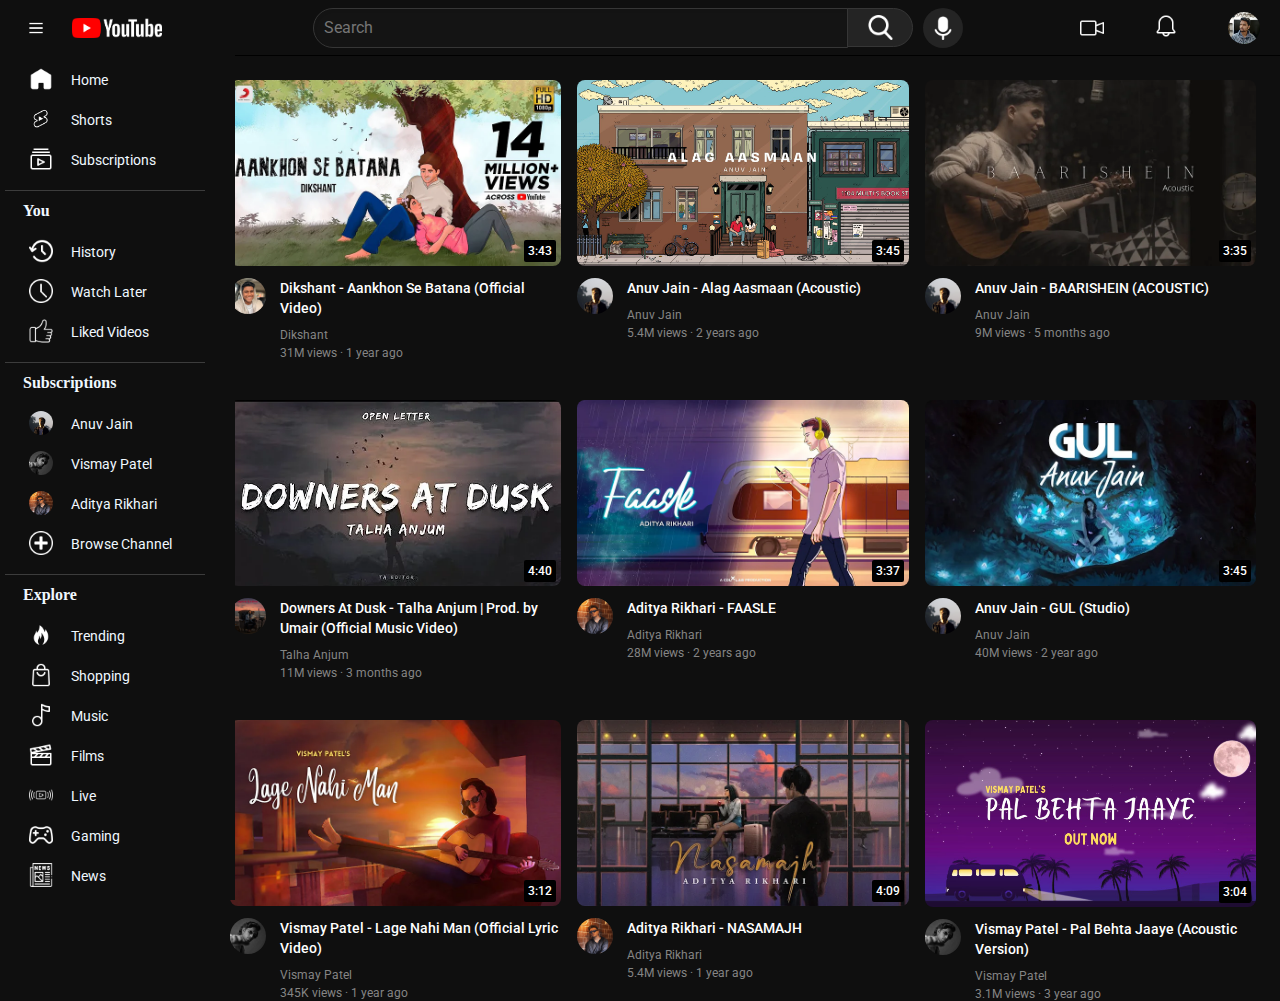
<file: index.html>
<!DOCTYPE html>
<html>

<head>
    <title>YouTube.com Clone</title>

    <link rel="preconnect" href="https://fonts.googleapis.com">
    <link rel="preconnect" href="https://fonts.gstatic.com" crossorigin>
    <link href="https://fonts.googleapis.com/css2?family=Roboto:wght@400;500;700&display=swap" rel="stylesheet">

    <link rel="stylesheet" href="styles/general.css">
    <link rel="stylesheet" href="styles/header.css">
    <link rel="stylesheet" href="styles/video.css">
    <link rel="stylesheet" href="styles/sidebar.css">
</head>

<body>
    <div class="header">
        <div class="left-section">
            <img class="hamburger-menu" src="/Images/icons/menu.png">
            <img class="youtube-logo" src="/Images/icons/youtube-logo.png">
        </div>
        <div class="middle-section">
            <input class="search-bar" type="text" placeholder="Search">
            <button class="search-button">
                <img class="search-icon" src="/Images/icons/search.png">
                <div class="tooltip">Search</div>
            </button>
            <!-- Put position absolute inside position relative -->
            <button class="voice-search-button">
                <img class="voice-search-icon" src="/Images/icons/mic.png">
                <div class="tooltip">Search with your voice</div>
            </button>
        </div>
        <div class="right-section">
            <div class="upload-icon-container">
                <img class="upload-icon" src="/Images/icons/video-camera.png">
                <div class="tooltip">Create</div>
            </div>
            <div class="notifications-icon-container">
                <img class="notifications-icon" src="/Images/icons/bell.png">
                <!-- <div class="notifications-count">1</div> -->
            </div>
            <img class="current-user-picture" src="/Images/Channel-Logo/Profile-pic.jpg">
        </div>
    </div>

    <div class="sidebar">
        <div class="sidebar-link">
            <div class="icons">
                <img src="/Images/icons/homepage.png">
            </div>
            <div class="icon-name">
                <p class="icon-fun">Home</p>
            </div>
        </div>

        <div class="sidebar-link">
            <div class="icons">
                <img src="/Images/icons/yt-shorts.png">
            </div>
            <div class="icon-name">
                <p class="icon-fun">Shorts</p>
            </div>
        </div>

        <div class="sidebar-link">
            <div class="icons">
                <img src="/Images/icons/subscribe.png">
            </div>
            <div class="icon-name">
                <p class="icon-fun">Subscriptions</p>
            </div>
        </div>

        <div class="line"></div>

        <div class="sidebar-title">
            You
        </div>

        <div class="sidebar-link">
            <div class="icons">
                <img src="/Images/icons/history.png">
            </div>
            <div class="icon-name">
                <p class="icon-fun">History</p>
            </div>
        </div>

        <div class="sidebar-link">
            <div class="icons">
                <img src="/Images/icons/watch-later.png">
            </div>
            <div class="icon-name">
                <p class="icon-fun">Watch Later</p>
            </div>
        </div>

        <div class="sidebar-link">
            <div class="icons">
                <img src="/Images/icons/liked-videos.png">
            </div>
            <div class="icon-name">
                <p class="icon-fun">Liked Videos</p>
            </div>
        </div>

        <div class="line"></div>

        <div class="sidebar-title">
            Subscriptions
        </div>

        <div class="sidebar-link">
            <div class="icons">
                <img class="sub-channel" src="/Images/Channel-Logo/Anuv Jain.jpg">
            </div>
            <div class="icon-name">
                <p class="icon-fun">Anuv Jain</p>
            </div>
        </div>

        <div class="sidebar-link">
            <div class="icons">
                <img class="sub-channel" src="/Images/Channel-Logo/Vismay Patel.jpg">
            </div>
            <div class="icon-name">
                <p class="icon-fun">Vismay Patel</p>
            </div>
        </div>

        <div class="sidebar-link">
            <div class="icons">
                <img class="sub-channel" src="/Images/Channel-Logo/Aditya Rikhari - FAASLE.jpg">
            </div>
            <div class="icon-name">
                <p class="icon-fun">Aditya Rikhari</p>
            </div>
        </div>

        <div class="sidebar-link">
            <div class="icons">
                <img src="/Images/icons/browse-channel.png">
            </div>
            <div class="icon-name">
                <p class="icon-fun">Browse Channel</p>
            </div>

        </div>

        <div class="line"></div>

        <div class="sidebar-title">
            Explore
        </div>

        <div class="sidebar-link">
            <div class="icons">
                <img src="/Images/icons/trending-topic.png">
            </div>
            <div class="icon-name">
                <p class="icon-fun">Trending</p>
            </div>

        </div>

        <div class="sidebar-link">
            <div class="icons">
                <img src="/Images/icons/bag.png">
            </div>
            <div class="icon-name">
                <p class="icon-fun">Shopping</p>
            </div>

        </div>

        <div class="sidebar-link">
            <div class="icons">
                <img src="/Images/icons/music.png">
            </div>
            <div class="icon-name">
                <p class="icon-fun">Music</p>
            </div>

        </div>

        <div class="sidebar-link">
            <div class="icons">
                <img src="/Images/icons/clapperboard.png">
            </div>
            <div class="icon-name">
                <p class="icon-fun">Films</p>
            </div>

        </div>

        <div class="sidebar-link">
            <div class="icons">
                <img src="/Images/icons/live-streaming.png">
            </div>
            <div class="icon-name">
                <p class="icon-fun">Live</p>
            </div>

        </div>

        <div class="sidebar-link">
            <div class="icons">
                <img src="/Images/icons/game.png">
            </div>
            <div class="icon-name">
                <p class="icon-fun">Gaming</p>
            </div>

        </div>

        <div class="sidebar-link">
            <div class="icons">
                <img src="/Images/icons/news.png">
            </div>
            <div class="icon-name">
                <p class="icon-fun">News</p>
            </div>

        </div>

        <div class="sidebar-link">
            <div class="icons">
                <img src="/Images/icons/trophy.png">
            </div>
            <div class="icon-name">
                <p class="icon-fun">Sport</p>
            </div>

        </div>

        <div class="sidebar-link">
            <div class="icons">
                <img src="/Images/icons/idea.png">
            </div>
            <div class="icon-name">
                <p class="icon-fun">Learning</p>
            </div>

        </div>

        <div class="sidebar-link">
            <div class="icons">
                <img src="/Images/icons/fashion.png">
            </div>
            <div class="icon-name">
                <p class="icon-fun">Fashion & beauty</p>
            </div>

        </div>

        <div class="sidebar-link">
            <div class="icons">
                <img src="/Images/icons/podcast.png">
            </div>
            <div class="icon-name">
                <p class="icon-fun">Podcast</p>
            </div>

        </div>
    </div>

    <div class="video-grid">
        <div class="video-preview">
            <div class="thumbnail-row">
                <img class="thumbnail" src="/Images/Thumbnails/Aakho-se-Batana.webp">
                <div class="video-time">3:43</div>
            </div>
            <div class="video-info-grid">
                <div class="channel-picture">
                    <img class="profile-picture" src="/Images/Channel-Logo/Dikshant.jpg">
                </div>
                <div class="video-info">
                    <p class="video-title">
                        Dikshant - Aankhon Se Batana (Official Video)
                    </p>
                    <p class="video-author">
                        Dikshant
                    </p>
                    <p class="video-stats">
                        31M views &#183; 1 year ago
                    </p>
                </div>
            </div>
        </div>

        <div class="video-preview">
            <div class="thumbnail-row">
                <img class="thumbnail" src="/Images/Thumbnails/Alag-Aasmaan.jpg">
                <div class="video-time">3:45</div>
            </div>
            <div class="video-info-grid">
                <div class="channel-picture">
                    <img class="profile-picture" src="/Images/Channel-Logo/Anuv Jain.jpg">
                </div>
                <div class="video-info">
                    <p class="video-title">
                        Anuv Jain - Alag Aasmaan (Acoustic)
                    </p>
                    <p class="video-author">
                        Anuv Jain
                    </p>
                    <p class="video-stats">
                        5.4M views &#183; 2 years ago
                    </p>
                </div>
            </div>
        </div>

        <div class="video-preview">
            <div class="thumbnail-row">
                <img class="thumbnail" src="/Images/Thumbnails/Baarishein.webp">
                <div class="video-time">3:35</div>
            </div>
            <div class="video-info-grid">
                <div class="channel-picture">
                    <img class="profile-picture" src="/Images/Channel-Logo/Anuv Jain.jpg">
                </div>
                <div class="video-info">
                    <p class="video-title">
                        Anuv Jain - BAARISHEIN (ACOUSTIC)
                    </p>
                    <p class="video-author">
                        Anuv Jain
                    </p>
                    <p class="video-stats">
                        9M views &#183; 5 months ago
                    </p>
                </div>
            </div>
        </div>

        <div class="video-preview">
            <div class="thumbnail-row">
                <img class="thumbnail" src="/Images/Thumbnails/Downers-at-Dusk.webp">
                <div class="video-time">4:40</div>
            </div>
            <div class="video-info-grid">
                <div class="channel-picture">
                    <img class="profile-picture" src="/Images/Channel-Logo/Talha Anjum.jpg">
                </div>
                <div class="video-info">
                    <p class="video-title">
                        Downers At Dusk - Talha Anjum | Prod. by Umair (Official Music Video)
                    </p>
                    <p class="video-author">
                        Talha Anjum
                    </p>
                    <p class="video-stats">
                        11M views &#183; 3 months ago
                    </p>
                </div>
            </div>
        </div>

        <div class="video-preview">
            <div class="thumbnail-row">
                <img class="thumbnail" src="/Images/Thumbnails/Faasle.webp">
                <div class="video-time">3:37</div>
            </div>
            <div class="video-info-grid">
                <div class="channel-picture">
                    <img class="profile-picture" src="/Images/Channel-Logo/Aditya Rikhari - FAASLE.jpg">
                </div>
                <div class="video-info">
                    <p class="video-title">
                        Aditya Rikhari - FAASLE
                    </p>
                    <p class="video-author">
                        Aditya Rikhari
                    </p>
                    <p class="video-stats">
                        28M views &#183; 2 years ago
                    </p>
                </div>
            </div>
        </div>

        <div class="video-preview">
            <div class="thumbnail-row">
                <img class="thumbnail" src="/Images/Thumbnails/Gul.webp">
                <div class="video-time">3:45</div>
            </div>
            <div class="video-info-grid">
                <div class="channel-picture">
                    <img class="profile-picture" src="/Images/Channel-Logo/Anuv Jain.jpg">
                </div>
                <div class="video-info">
                    <p class="video-title">
                        Anuv Jain - GUL (Studio)
                    </p>
                    <p class="video-author">
                        Anuv Jain
                    </p>
                    <p class="video-stats">
                        40M views &#183; 2 year ago
                    </p>
                </div>
            </div>
        </div>

        <div class="video-preview">
            <div class="thumbnail-row">
                <img class="thumbnail" src="/Images/Thumbnails/Lage-Nahi-Man.webp">
                <div class="video-time">3:12</div>
            </div>
            <div class="video-info-grid">
                <div class="channel-picture">
                    <img class="profile-picture" src="/Images/Channel-Logo/Vismay Patel.jpg">
                </div>
                <div class="video-info">
                    <p class="video-title">
                        Vismay Patel - Lage Nahi Man (Official Lyric Video)
                    </p>
                    <p class="video-author">
                        Vismay Patel
                    </p>
                    <p class="video-stats">
                        345K views &#183; 1 year ago
                    </p>
                </div>
            </div>
        </div>

        <div class="video-preview">
            <div class="thumbnail-row">
                <img class="thumbnail" src="/Images/Thumbnails/Nasamajh.webp">
                <div class="video-time">4:09</div>
            </div>
            <div class="video-info-grid">
                <div class="channel-picture">
                    <img class="profile-picture" src="/Images/Channel-Logo/Aditya Rikhari - FAASLE.jpg">
                </div>
                <div class="video-info">
                    <p class="video-title">
                        Aditya Rikhari - NASAMAJH
                    </p>
                    <p class="video-author">
                        Aditya Rikhari
                    </p>
                    <p class="video-stats">
                        5.4M views &#183; 1 year ago
                    </p>
                </div>
            </div>
        </div>

        <div class="video-preview">
            <div class="thumbnail-row">
                <img class="thumbnail" src="/Images/Thumbnails/Pal-Behta-Jaaye.jpg">
                <div class="video-time">3:04</div>
            </div>
            <div class="video-info-grid">
                <div class="channel-picture">
                    <img class="profile-picture" src="/Images/Channel-Logo/Vismay Patel.jpg">
                </div>
                <div class="video-info">
                    <p class="video-title">
                        Vismay Patel - Pal Behta Jaaye (Acoustic Version)
                    </p>
                    <p class="video-author">
                        Vismay Patel
                    </p>
                    <p class="video-stats">
                        3.1M views &#183; 3 year ago
                    </p>
                </div>
            </div>
        </div>

    </div>
</body>

</html>
</file>
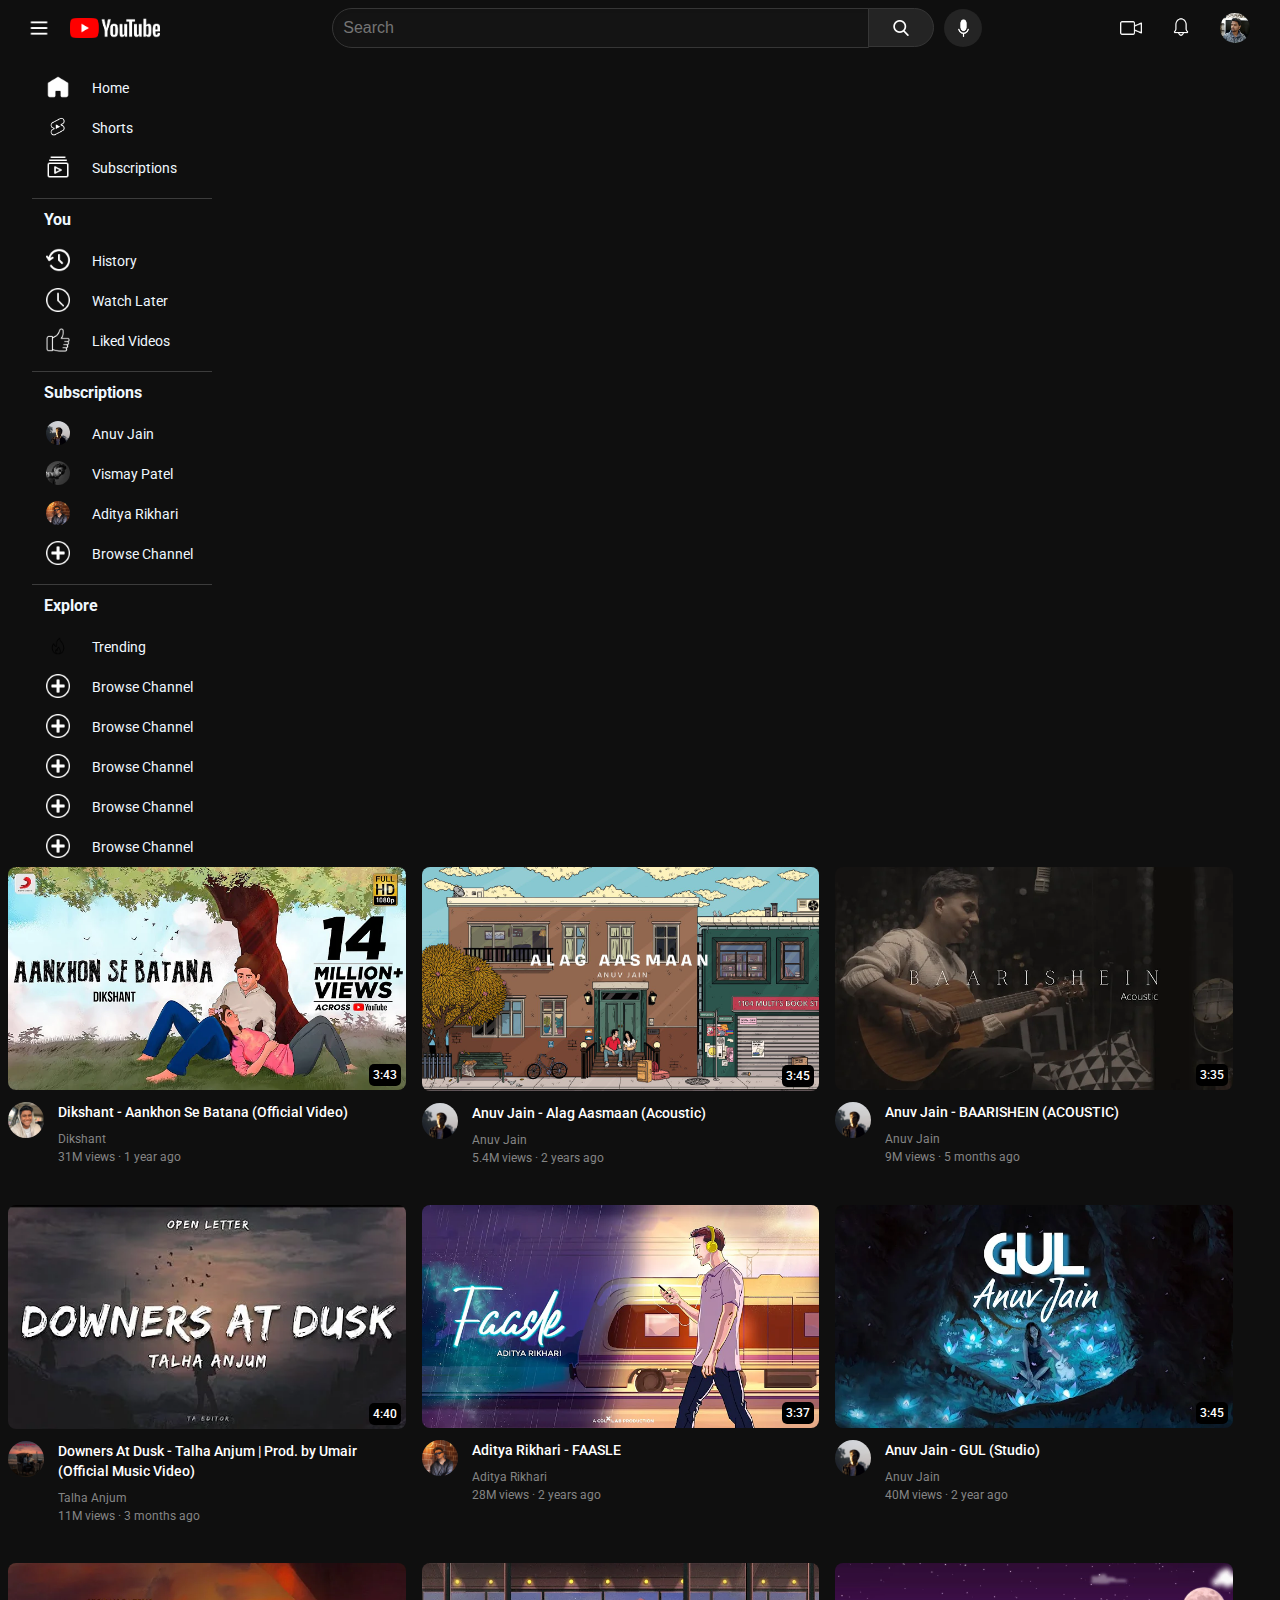
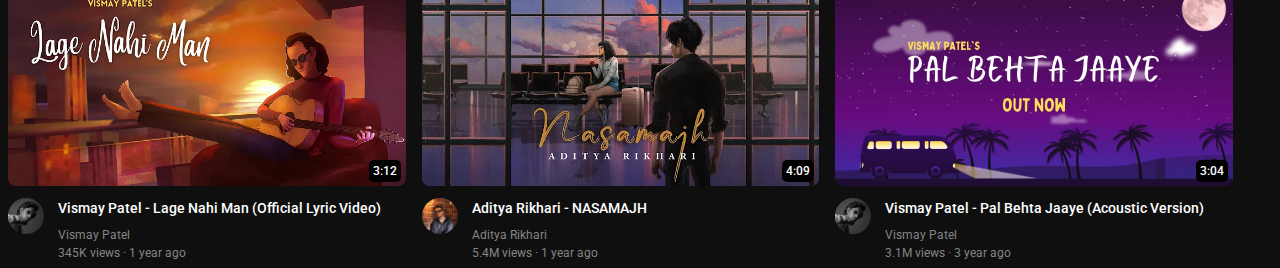
<file: homepage.html>
<!DOCTYPE html>
<html>

<head>
    <title>YouTube.com Clone</title>

    <link rel="preconnect" href="https://fonts.googleapis.com">
    <link rel="preconnect" href="https://fonts.gstatic.com" crossorigin>
    <link href="https://fonts.googleapis.com/css2?family=Roboto:wght@400;500;700&display=swap" rel="stylesheet">

    <link rel="stylesheet" href="/homepage.css">
</head>

<body>
    <header class="header">
        <div class="left-section">
            <img class="hamburger-menu" src="/Images/icons/menu.png">
            <img class="youtube-logo" src="/Images/icons/youtube-logo.png">
        </div>
        <div class="middle-section">
            <input class="search-bar" type="text" placeholder="Search">
            <button class="search-button">
                <img class="search-icon" src="/Images/icons/search.png">
                <div class="tooltip">Search</div>
            </button>
            <!-- Put position absolute inside position relative -->
            <button class="voice-search-button">
                <img class="voice-search-icon" src="/Images/icons/mic.png">
                <div class="tooltip">Search with your voice</div>
            </button>
        </div>
        <div class="right-section">
            <div class="upload-icon-container">
                <img class="upload-icon" src="/Images/icons/video-camera.png">
                <div class="tooltip">Create</div>
            </div>
            <div class="notifications-icon-container">
                <img class="notifications-icon" src="/Images/icons/bell.png">
                <!-- <div class="notifications-count">1</div> -->
            </div>
            <img class="current-user-picture" src="/Images/Channel-Logo/Profile-pic.jpg">
        </div>
    </header>




    <nav class="sidebar">
        <div class="sidebar-link">
            <div class="icons">
                <img src="/Images/icons/homepage.png">
            </div>
            <div class="icon-name">
                <p class="icon-fun">Home</p>
            </div>
        </div>

        <div class="sidebar-link">
            <div class="icons">
                <img src="/Images/icons/yt-shorts.png">
            </div>
            <div class="icon-name">
                <p class="icon-fun">Shorts</p>
            </div>
        </div>

        <div class="sidebar-link">
            <div class="icons">
                <img src="/Images/icons/subscribe.png">
            </div>
            <div class="icon-name">
                <p class="icon-fun">Subscriptions</p>
            </div>
        </div>

        <div class="line"></div>

        <div class="sidebar-title">
            You
        </div>

        <div class="sidebar-link">
            <div class="icons">
                <img src="/Images/icons/history.png">
            </div>
            <div class="icon-name">
                <p class="icon-fun">History</p>
            </div>
        </div>

        <div class="sidebar-link">
            <div class="icons">
                <img src="/Images/icons/watch-later.png">
            </div>
            <div class="icon-name">
                <p class="icon-fun">Watch Later</p>
            </div>
        </div>

        <div class="sidebar-link">
            <div class="icons">
                <img src="/Images/icons/liked-videos.png">
            </div>
            <div class="icon-name">
                <p class="icon-fun">Liked Videos</p>
            </div>
        </div>

        <div class="line"></div>

        <div class="sidebar-title">
            Subscriptions
        </div>

        <div class="sidebar-link">
            <div class="icons">
                <img class="sub-channel" src="/Images/Channel-Logo/Anuv Jain.jpg">
            </div>
            <div class="icon-name">
                <p class="icon-fun">Anuv Jain</p>
            </div>
        </div>

        <div class="sidebar-link">
            <div class="icons">
                <img class="sub-channel" src="/Images/Channel-Logo/Vismay Patel.jpg">
            </div>
            <div class="icon-name">
                <p class="icon-fun">Vismay Patel</p>
            </div>
        </div>

        <div class="sidebar-link">
            <div class="icons">
                <img class="sub-channel" src="/Images/Channel-Logo/Aditya Rikhari - FAASLE.jpg">
            </div>
            <div class="icon-name">
                <p class="icon-fun">Aditya Rikhari</p>
            </div>
        </div>

        <div class="sidebar-link">
            <div class="icons">
                <img src="/Images/icons/browse-channel.png">
            </div>
            <div class="icon-name">
                <p class="icon-fun">Browse Channel</p>
            </div>

        </div>

        <div class="line"></div>

        <div class="sidebar-title">
            Explore
        </div>

        <div class="sidebar-link">
            <div class="icons">
                <img src="/Images/icons/trending.png">
            </div>
            <div class="icon-name">
                <p class="icon-fun">Trending</p>
            </div>

        </div>

        <div class="sidebar-link">
            <div class="icons">
                <img src="/Images/icons/browse-channel.png">
            </div>
            <div class="icon-name">
                <p class="icon-fun">Browse Channel</p>
            </div>

        </div>

        <div class="sidebar-link">
            <div class="icons">
                <img src="/Images/icons/browse-channel.png">
            </div>
            <div class="icon-name">
                <p class="icon-fun">Browse Channel</p>
            </div>

        </div>

        <div class="sidebar-link">
            <div class="icons">
                <img src="/Images/icons/browse-channel.png">
            </div>
            <div class="icon-name">
                <p class="icon-fun">Browse Channel</p>
            </div>

        </div>

        <div class="sidebar-link">
            <div class="icons">
                <img src="/Images/icons/browse-channel.png">
            </div>
            <div class="icon-name">
                <p class="icon-fun">Browse Channel</p>
            </div>

        </div>

        <div class="sidebar-link">
            <div class="icons">
                <img src="/Images/icons/browse-channel.png">
            </div>
            <div class="icon-name">
                <p class="icon-fun">Browse Channel</p>
            </div>

        </div>

    </nav>





    <main class="feed">
        <section class="video-grid">
            <div class="video-preview">
                <div class="thumbnail-row">
                    <img class="thumbnail" src="/Images/Thumbnails/Aakho-se-Batana.webp">
                    <div class="video-time">3:43</div>
                </div>
                <div class="video-info-grid">
                    <div class="channel-picture">
                        <img class="profile-picture" src="/Images/Channel-Logo/Dikshant.jpg">
                    </div>
                    <div class="video-info">
                        <p class="video-title">
                            Dikshant - Aankhon Se Batana (Official Video)
                        </p>
                        <p class="video-author">
                            Dikshant
                        </p>
                        <p class="video-stats">
                            31M views &#183; 1 year ago
                        </p>
                    </div>
                </div>
            </div>

            <div class="video-preview">
                <div class="thumbnail-row">
                    <img class="thumbnail" src="/Images/Thumbnails/Alag-Aasmaan.jpg">
                    <div class="video-time">3:45</div>
                </div>
                <div class="video-info-grid">
                    <div class="channel-picture">
                        <img class="profile-picture" src="/Images/Channel-Logo/Anuv Jain.jpg">
                    </div>
                    <div class="video-info">
                        <p class="video-title">
                            Anuv Jain - Alag Aasmaan (Acoustic)
                        </p>
                        <p class="video-author">
                            Anuv Jain
                        </p>
                        <p class="video-stats">
                            5.4M views &#183; 2 years ago
                        </p>
                    </div>
                </div>
            </div>

            <div class="video-preview">
                <div class="thumbnail-row">
                    <img class="thumbnail" src="/Images/Thumbnails/Baarishein.webp">
                    <div class="video-time">3:35</div>
                </div>
                <div class="video-info-grid">
                    <div class="channel-picture">
                        <img class="profile-picture" src="/Images/Channel-Logo/Anuv Jain.jpg">
                    </div>
                    <div class="video-info">
                        <p class="video-title">
                            Anuv Jain - BAARISHEIN (ACOUSTIC)
                        </p>
                        <p class="video-author">
                            Anuv Jain
                        </p>
                        <p class="video-stats">
                            9M views &#183; 5 months ago
                        </p>
                    </div>
                </div>
            </div>

            <div class="video-preview">
                <div class="thumbnail-row">
                    <img class="thumbnail" src="/Images/Thumbnails/Downers-at-Dusk.webp">
                    <div class="video-time">4:40</div>
                </div>
                <div class="video-info-grid">
                    <div class="channel-picture">
                        <img class="profile-picture" src="/Images/Channel-Logo/Talha Anjum.jpg">
                    </div>
                    <div class="video-info">
                        <p class="video-title">
                            Downers At Dusk - Talha Anjum | Prod. by Umair (Official Music Video)
                        </p>
                        <p class="video-author">
                            Talha Anjum
                        </p>
                        <p class="video-stats">
                            11M views &#183; 3 months ago
                        </p>
                    </div>
                </div>
            </div>

            <div class="video-preview">
                <div class="thumbnail-row">
                    <img class="thumbnail" src="/Images/Thumbnails/Faasle.webp">
                    <div class="video-time">3:37</div>
                </div>
                <div class="video-info-grid">
                    <div class="channel-picture">
                        <img class="profile-picture" src="/Images/Channel-Logo/Aditya Rikhari - FAASLE.jpg">
                    </div>
                    <div class="video-info">
                        <p class="video-title">
                            Aditya Rikhari - FAASLE
                        </p>
                        <p class="video-author">
                            Aditya Rikhari
                        </p>
                        <p class="video-stats">
                            28M views &#183; 2 years ago
                        </p>
                    </div>
                </div>
            </div>

            <div class="video-preview">
                <div class="thumbnail-row">
                    <img class="thumbnail" src="/Images/Thumbnails/Gul.webp">
                    <div class="video-time">3:45</div>
                </div>
                <div class="video-info-grid">
                    <div class="channel-picture">
                        <img class="profile-picture" src="/Images/Channel-Logo/Anuv Jain.jpg">
                    </div>
                    <div class="video-info">
                        <p class="video-title">
                            Anuv Jain - GUL (Studio)
                        </p>
                        <p class="video-author">
                            Anuv Jain
                        </p>
                        <p class="video-stats">
                            40M views &#183; 2 year ago
                        </p>
                    </div>
                </div>
            </div>

            <div class="video-preview">
                <div class="thumbnail-row">
                    <img class="thumbnail" src="/Images/Thumbnails/Lage-Nahi-Man.webp">
                    <div class="video-time">3:12</div>
                </div>
                <div class="video-info-grid">
                    <div class="channel-picture">
                        <img class="profile-picture" src="/Images/Channel-Logo/Vismay Patel.jpg">
                    </div>
                    <div class="video-info">
                        <p class="video-title">
                            Vismay Patel - Lage Nahi Man (Official Lyric Video)
                        </p>
                        <p class="video-author">
                            Vismay Patel
                        </p>
                        <p class="video-stats">
                            345K views &#183; 1 year ago
                        </p>
                    </div>
                </div>
            </div>

            <div class="video-preview">
                <div class="thumbnail-row">
                    <img class="thumbnail" src="/Images/Thumbnails/Nasamajh.webp">
                    <div class="video-time">4:09</div>
                </div>
                <div class="video-info-grid">
                    <div class="channel-picture">
                        <img class="profile-picture" src="/Images/Channel-Logo/Aditya Rikhari - FAASLE.jpg">
                    </div>
                    <div class="video-info">
                        <p class="video-title">
                            Aditya Rikhari - NASAMAJH
                        </p>
                        <p class="video-author">
                            Aditya Rikhari
                        </p>
                        <p class="video-stats">
                            5.4M views &#183; 1 year ago
                        </p>
                    </div>
                </div>
            </div>

            <div class="video-preview">
                <div class="thumbnail-row">
                    <img class="thumbnail" src="/Images/Thumbnails/Pal-Behta-Jaaye.jpg">
                    <div class="video-time">3:04</div>
                </div>
                <div class="video-info-grid">
                    <div class="channel-picture">
                        <img class="profile-picture" src="/Images/Channel-Logo/Vismay Patel.jpg">
                    </div>
                    <div class="video-info">
                        <p class="video-title">
                            Vismay Patel - Pal Behta Jaaye (Acoustic Version)
                        </p>
                        <p class="video-author">
                            Vismay Patel
                        </p>
                        <p class="video-stats">
                            3.1M views &#183; 3 year ago
                        </p>
                    </div>
                </div>
            </div>


        </section>
    </main>
</body>

</html>
</file>
<file: styles/general.css>
p {
  font-family: Roboto, Arial;
  margin-top: 0;
  margin-bottom: 0;
}

body {
  margin: 0;
  padding-top: 80px;
  padding-left: 230px;
  padding-right: 24px;
  background-color: rgb(15,15,15);
}
</file>
<file: styles/header.css>
.header {
  height: 55px;

  display: flex;
  flex-direction: row;
  justify-content: space-between;

  position: fixed;
  top: 0;
  left: 0;
  right: 0;
  z-index: 100;

  background-color: rgb(15, 15, 15);
  border-bottom-width: 1px;
  border-bottom-style: solid;
  background-color: rgb(15, 15, 15);
}

.left-section {
  display: flex;
  align-items: center;
}

.hamburger-menu {
  height: 24px;
  margin-left: 24px;
  margin-right: 24px;
}

.youtube-logo {
  height: 20px;
}

.middle-section {
  flex: 1;
  margin-left: 70px;
  margin-right: 35px;
  max-width: 650px;
  display: flex;
  align-items: center;
}

.search-bar {
  flex: 1;
  height: 36px;
  padding-left: 10px;
  font-size: 16px;
  border: 1px solid rgb(54, 54, 54);
  border-top-left-radius: 20px;
  border-bottom-left-radius: 20px;
  box-shadow: inset 1px 2px 3px rgba(0, 0, 0, 0.05);
  width: 0;
  background-color: rgb(20, 20, 20);
}

.search-bar::placeholder {
  font-family: Roboto, Arial;
  font-size: 16px;
}

.search-button {
  height: 39px;
  width: 66px;
  background-color: rgb(36, 36, 36);
  border: 1px solid rgb(54, 54, 54);
  margin-left: -1px;
  margin-right: 10px;
  border-top-right-radius: 20px;
  border-bottom-right-radius: 20px;
}

.search-button,
.voice-search-button,
.upload-icon-container {
  display: flex;
  justify-content: center;
  align-items: center;
  position: relative;
}

.search-button .tooltip,
.voice-search-button .tooltip,
.upload-icon-container .tooltip {
  font-family: Roboto, Arial;
  position: absolute;
  background-color: gray;
  color: white;
  padding-top: 4px;
  padding-bottom: 4px;
  padding-left: 8px;
  padding-right: 8px;
  border-radius: 2px;
  font-size: 12px;
  bottom: -30px;
  opacity: 0;
  transition: opacity 0.15s;
  pointer-events: none;
  white-space: nowrap;
}

.search-button:hover .tooltip,
.voice-search-button:hover .tooltip,
.upload-icon-container:hover .tooltip {
  opacity: 1;
}

.search-icon {
  height: 25px;
}

.voice-search-button {
  height: 40px;
  width: 40px;
  border-radius: 20px;
  border: none;
  background-color: rgb(36, 36, 36);
}

.voice-search-icon {
  height: 24px;
}

.right-section {
  width: 180px;
  margin-right: 20px;
  display: flex;
  align-items: center;
  justify-content: space-between;
  flex-shrink: 0;
}

.upload-icon {
  height: 24px;
}

.youtube-apps-icon {
  height: 24px;
}

.notifications-icon {
  height: 24px;
}

.notifications-icon-container {
  position: relative;
}

.notifications-count {
  position: absolute;
  top: -2px;
  right: -5px;
  background-color: rgb(200, 0, 0);
  color: white;
  font-family: Roboto, Arial;
  font-size: 11px;
  padding-left: 5px;
  padding-right: 5px;
  padding-top: 2px;
  padding-bottom: 2px;
  border-radius: 10px;
}

.current-user-picture {
  height: 32px;
  border-radius: 16px;
}
</file>
<file: styles/video.css>
.thumbnail {
  width: 100%;
  border-radius: 8px;
}

.video-title {
  margin-top: 0;
  font-size: 14px;
  font-weight: 500;
  line-height: 20px;
  margin-bottom: 10px;
  color: rgb(255, 255, 255);
}

.video-info-grid {
  display: grid;
  grid-template-columns: 50px 1fr;
}

.profile-picture {
  width: 36px;
  border-radius: 50px;
}

.thumbnail-row {
  margin-bottom: 8px;
  position: relative;
}

.video-author,
.video-stats {
  font-size: 12px;
  color: rgb(133, 133, 133);
}

.video-author {
  margin-bottom: 4px;
}

.video-grid {
  display: grid;
  grid-template-columns: 1fr 1fr 1fr;
  column-gap: 16px;
  row-gap: 40px;
}

.video-time {
  font-family: Roboto, Arial;
  font-size: 12px;
  font-weight: 500;
  padding-left: 4px;
  padding-right: 4px;
  padding-top: 4px;
  padding-bottom: 4px;
  border-radius: 2px;
  background-color: black;
  color: white;
  position: absolute;
  bottom: 8px;
  right: 5px;
}
</file>
<file: styles/sidebar.css>
.sidebar {
  position: fixed;
  left: 0;
  bottom: 0;
  top: 55px;
  background-color: rgb(15,15,15);
  width: 230px;
  z-index: 200;
  padding-top: 5px;
  padding-left: 5px;
  color: aliceblue;
  overflow:scroll;
}

::-webkit-scrollbar {
  display: none;
}

.icons{
  display: inline-block;
  height: 24px;
  width: 24px;
  padding-left: 24px;
  padding-top: 7px;
  padding-bottom: 8px;
  padding-right: 8px;
}


.icon-name{
  color: aliceblue;
  display: flex;
  align-items: center;
  padding-left: 6px;
}

.icon-fun{
  font-size: 14px;
}


.sidebar-link {
  height: 40px;
  width: 200px;
  display: grid;
  grid-template-columns: 60px 1fr;
  cursor: pointer;
  border-radius: 5px;
}

.sidebar-link:hover {
  background-color: rgb(39,39,39);
}

.sidebar-link img {
  height: 24px;
  margin-bottom: 4px;
}

.sidebar-link div {
  font-family: Roboto, Arial;
  font-size: 10px;
}


.sub-channel{
  border-radius: 40px;
}


.line{
  height: 0.1px;
  width: 200px;
  background-color: rgba(106, 106, 106, 0.5);
  margin-top: 10px;
}

.sidebar-title{
  color: aliceblue;
  margin-top: 12px;
  margin-left: 18px;
  margin-bottom: 12px;
  font-weight: bold;
  width: 150px;
}
</file>
<file: homepage.css>
p {
       margin-top: 0;
       margin-bottom: 0;
}

body {
       /* This style below will be inherited */
       font-family: Roboto, Arial;
       background-color: rgb(15,15,15);
       padding-top: 40px;
}

.header {
       height: 55px;

       display: flex;
       flex-direction: row;
       justify-content: space-between;

       position: fixed;
       top: 0;
       left: 0;
       right: 0;
       z-index: 100;

       background-color: rgb(15, 15, 15);
       border-bottom-width: 1px;
       border-bottom-style: solid;
       border-bottom-color: rgb(15,15,15);
}

.left-section {
       display: flex;
       align-items: center;
}

.hamburger-menu {
       height: 30px;
       margin-left: 24px;
       margin-right: 16px;
}

.youtube-logo {
       height: 20px;
}

.middle-section {
       flex: 1;
       margin-left: 70px;
       margin-right: 35px;
       max-width: 650px;
       display: flex;
       align-items: center;
}

.search-bar {
       flex: 1;
       height: 36px;
       padding-left: 10px;
       font-size: 16px;
       border: 1px solid rgb(54, 54, 54);
       border-top-left-radius: 20px;
       border-bottom-left-radius: 20px;
       box-shadow: inset 1px 2px 3px rgba(0, 0, 0, 0.05);
       width: 0;
       background-color: rgb(20, 20, 20);
}

.search-bar::placeholder {
       font-size: 16px;
}

.search-button {
       height: 39px;
       width: 66px;
       background-color: rgb(36,36,36);
       border: 1px solid rgb(54, 54, 54);
       margin-left: -1px;
       margin-right: 10px;
       border-top-right-radius: 20px;
       border-bottom-right-radius: 20px;
}

.search-button,
.voice-search-button,
.upload-icon-container {
       display: flex;
       justify-content: center;
       align-items: center;
       position: relative;
}

.search-button .tooltip,
.voice-search-button .tooltip,
.upload-icon-container .tooltip {
       position: absolute;
       background-color: gray;
       color: white;
       padding-top: 4px;
       padding-bottom: 4px;
       padding-left: 8px;
       padding-right: 8px;
       border-radius: 2px;
       font-size: 12px;
       bottom: -30px;
       opacity: 0;
       transition: opacity 0.15s;
       pointer-events: none;
       white-space: nowrap;
}

.search-button:hover .tooltip,
.voice-search-button:hover .tooltip,
.upload-icon-container:hover .tooltip {
       opacity: 1;
}

.search-icon {
       height: 16px;
}

.voice-search-button {
       height: 38px;
       width: 38px;
       border-radius: 20px;
       border: none;
       background-color: rgb(36, 36, 36);
}

.voice-search-icon {
       height: 18px;
       width: 15px;
}

.right-section {
       width: 130px;
       margin-right: 30px;
       display: flex;
       align-items: center;
       justify-content: space-between;
       flex-shrink: 0;
}

.upload-icon {
       height: 22px;
}

.notifications-icon {
       height: 20px;
       width: 18px;
       padding-top: 3px;
}

.notifications-icon-container {
       position: relative;
}

.notifications-count {
       position: absolute;
       top: -2px;
       right: -5px;
       background-color: rgb(200, 0, 0);
       color: white;
       font-size: 11px;
       padding-left: 5px;
       padding-right: 5px;
       padding-top: 2px;
       padding-bottom: 2px;
       border-radius: 10px;
}

.current-user-picture {
       height: 30px;
       border-radius: 16px;
}

.sidebar {
       display: inline-block;
       background-color: rgb(15, 15, 15);
       width: 14.5%;
       padding-top: 20px;
       padding-left: 24px;
       padding-right: 24px;
}

.icons{
       display: inline-block;
       height: 24px;
       width: 24px;
       padding-left: 14px;
       padding-top: 7px;
       padding-bottom: 8px;
       padding-right: 8px;
}

.icon-name{
       color: aliceblue;
       display: flex;
       align-items: center;
}

.icon-fun{
       font-size: 14px;
}

.sidebar-link {
       height: 40px;
       width: 180px;
       display: grid;
       grid-template-columns: 60px 1fr;
       cursor: pointer;
}

.sidebar-link:hover {
       background-color: rgb(39,39,39);
       border-radius: 8px;
}

.sidebar-link img {
       height: 24px;
       margin-bottom: 4px;
}

.sub-channel{
       border-radius: 40px;
}

.sidebar-link div {
       font-size: 10px;
}

.line{
       height: 0.1px;
       width: 180px;
       background-color: rgba(106, 106, 106, 0.5);
       margin-top: 10px;
}

.sidebar-title{
       color: aliceblue;
       margin-top: 12px;
       margin-left: 12px;
       margin-bottom: 12px;
       font-weight: bold;
       width: 150px;
}

.feed{
       display: inline-block;
       vertical-align: top;
}

.thumbnail {
       width: 100%;
       border-radius: 8px;
}

.video-title {
       margin-top: 0;
       font-size: 14px;
       font-weight: 500;
       line-height: 20px;
       margin-bottom: 10px;
       color: rgb(255, 255, 255);
}

.video-info-grid {
       display: grid;
       grid-template-columns: 50px 1fr;
}

.profile-picture {
       width: 36px;
       border-radius: 50px;
}

.thumbnail-row {
       margin-bottom: 8px;
       position: relative;
}

.video-author,
.video-stats {
       font-size: 12px;
       color: rgb(133, 133, 133);
}

.video-author {
       margin-bottom: 4px;
       color: rgb(133, 133, 133);
}

.video-grid {
       width: 1225px;
       display: grid;
       grid-template-columns: 1fr 1fr 1fr;
       column-gap: 16px;
       row-gap: 40px;
}

@media (max-width: 750px) {
       .video-grid {
              grid-template-columns: 1fr 1fr;
       }
}

@media (min-width: 751px) and (max-width: 999px) {
       .video-grid {
              grid-template-columns: 1fr 1fr 1fr;
       }
}

@media (min-width: 1000px) {
       .video-grid {
              grid-template-columns: 1fr 1fr 1fr;
       }
}

.video-time {
       font-size: 12px;
       font-weight: 500;
       padding: 4px;
       border-radius: 2px;
       background-color: black;
       color: white;
       position: absolute;
       bottom: 8px;
       right: 5px;
       border-radius: 5px;
}
</file>
